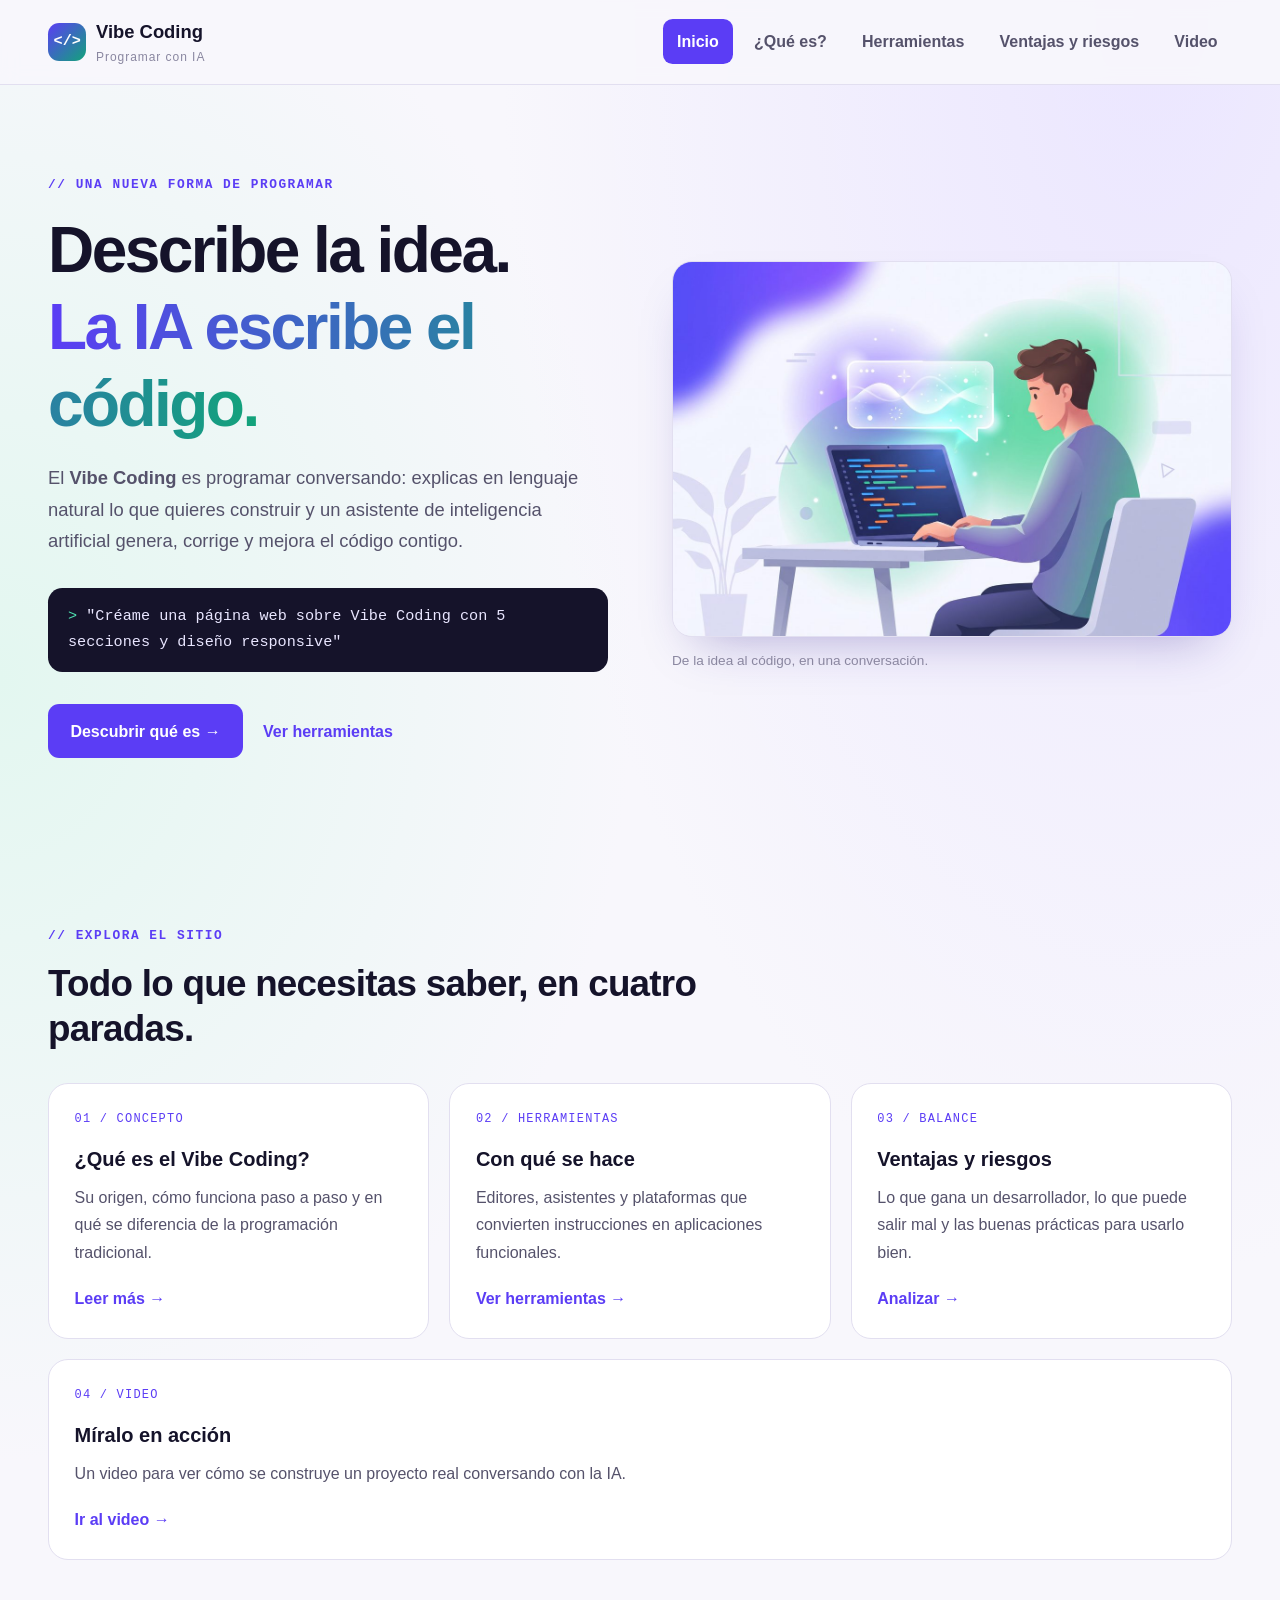
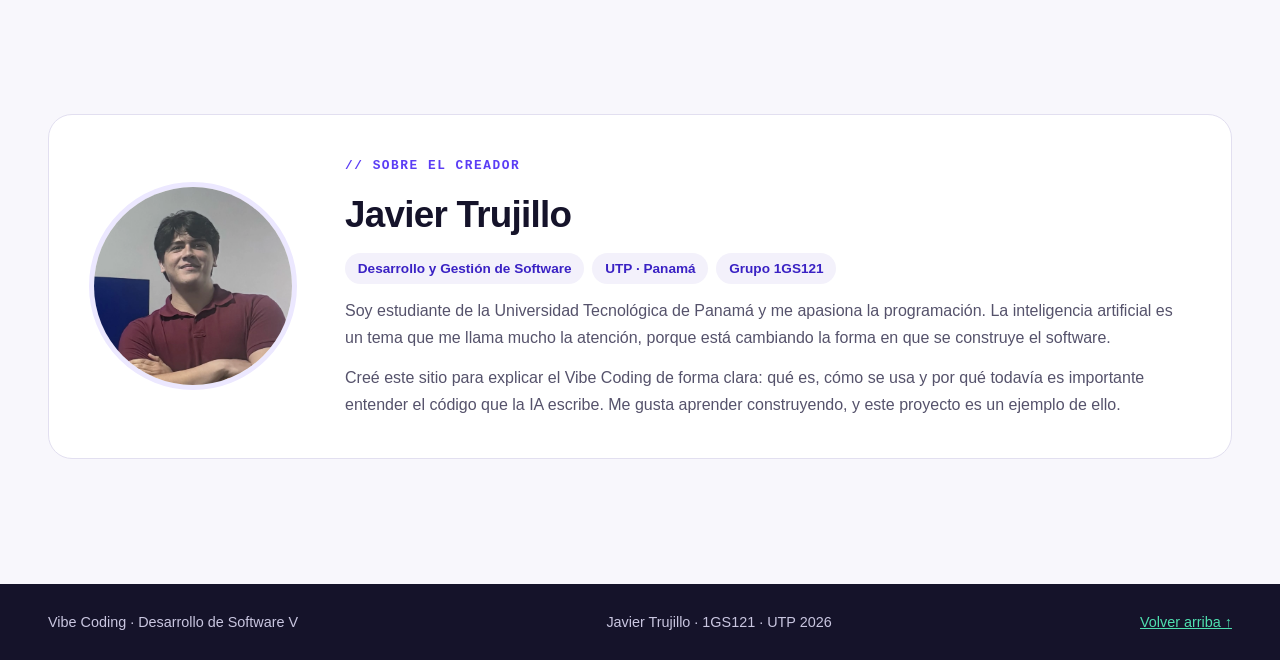
<file: index.html>
<!DOCTYPE html>
<html lang="es">
<head>
    <meta charset="UTF-8">
    <meta name="viewport" content="width=device-width, initial-scale=1.0">
    <meta name="description" content="Vibe Coding: qué es, herramientas, ventajas y riesgos de programar conversando con la inteligencia artificial.">
    <title>Inicio | Vibe Coding</title>
    <link rel="stylesheet" href="css/estilos.css">
</head>
<body>
    <a class="skip-link" href="#contenido">Saltar al contenido</a>
    <header class="site-header">
        <div class="container header-layout">
            <a class="brand" href="index.html"><span class="brand-icon" aria-hidden="true">&lt;/&gt;</span><span>Vibe Coding<small>Programar con IA</small></span></a>
            <button type="button" class="menu-boton" id="menu-boton" aria-expanded="false" aria-controls="menu" onclick="alternarMenu()">☰ Menú</button>
            <nav class="main-nav" aria-label="Navegación principal">
                <ul class="nav-list" id="menu">
                    <li><a href="index.html" class="activo" aria-current="page">Inicio</a></li>
                    <li><a href="que-es.html">¿Qué es?</a></li>
                    <li><a href="herramientas.html">Herramientas</a></li>
                    <li><a href="ventajas-riesgos.html">Ventajas y riesgos</a></li>
                    <li><a href="video.html">Video</a></li>
                </ul>
            </nav>
        </div>
    </header>

    <main id="contenido" class="container" tabindex="-1">
        <section class="hero" aria-labelledby="hero-title">
            <div class="hero-copy">
                <p class="eyebrow">// Una nueva forma de programar</p>
                <h1 id="hero-title">Describe la idea.<br><span>La IA escribe el código.</span></h1>
                <p class="lead">El <strong>Vibe Coding</strong> es programar conversando: explicas en lenguaje natural lo que quieres construir y un asistente de inteligencia artificial genera, corrige y mejora el código contigo.</p>
                <p class="prompt"><span>&gt;</span> "Créame una página web sobre Vibe Coding con 5 secciones y diseño responsive"</p>
                <div class="actions">
                    <a class="button" href="que-es.html">Descubrir qué es →</a>
                    <a class="text-link" href="herramientas.html">Ver herramientas</a>
                </div>
            </div>
            <figure class="hero-image">
                <img src="img/hero.jpg" width="1200" height="805" alt="Persona programando en una laptop con ayuda de un asistente de inteligencia artificial">
                <figcaption>De la idea al código, en una conversación.</figcaption>
            </figure>
        </section>

        <section class="section" aria-labelledby="explorar-title">
            <div class="section-heading">
                <p class="eyebrow">// Explora el sitio</p>
                <h2 id="explorar-title">Todo lo que necesitas saber, en cuatro paradas.</h2>
            </div>
            <div class="card-list">
                <article class="card">
                    <span class="card-number">01 / CONCEPTO</span>
                    <h3>¿Qué es el Vibe Coding?</h3>
                    <p>Su origen, cómo funciona paso a paso y en qué se diferencia de la programación tradicional.</p>
                    <a class="text-link" href="que-es.html">Leer más →</a>
                </article>
                <article class="card">
                    <span class="card-number">02 / HERRAMIENTAS</span>
                    <h3>Con qué se hace</h3>
                    <p>Editores, asistentes y plataformas que convierten instrucciones en aplicaciones funcionales.</p>
                    <a class="text-link" href="herramientas.html">Ver herramientas →</a>
                </article>
                <article class="card">
                    <span class="card-number">03 / BALANCE</span>
                    <h3>Ventajas y riesgos</h3>
                    <p>Lo que gana un desarrollador, lo que puede salir mal y las buenas prácticas para usarlo bien.</p>
                    <a class="text-link" href="ventajas-riesgos.html">Analizar →</a>
                </article>
                <article class="card">
                    <span class="card-number">04 / VIDEO</span>
                    <h3>Míralo en acción</h3>
                    <p>Un video para ver cómo se construye un proyecto real conversando con la IA.</p>
                    <a class="text-link" href="video.html">Ir al video →</a>
                </article>
            </div>
        </section>

        <section class="section" aria-labelledby="autor-title">
            <div class="autor">
                <img src="img/autor.webp" width="1128" height="1504" alt="Foto de Javier Trujillo, creador del sitio">
                <div>
                    <p class="eyebrow">// Sobre el creador</p>
                    <h2 id="autor-title">Javier Trujillo</h2>
                    <div class="autor-datos">
                        <span>Desarrollo y Gestión de Software</span>
                        <span>UTP · Panamá</span>
                        <span>Grupo 1GS121</span>
                    </div>
                    <p>Soy estudiante de la Universidad Tecnológica de Panamá y me apasiona la programación. La inteligencia artificial es un tema que me llama mucho la atención, porque está cambiando la forma en que se construye el software.</p>
                    <p>Creé este sitio para explicar el Vibe Coding de forma clara: qué es, cómo se usa y por qué todavía es importante entender el código que la IA escribe. Me gusta aprender construyendo, y este proyecto es un ejemplo de ello.</p>
                </div>
            </div>
        </section>
    </main>

    <footer class="site-footer">
        <div class="container footer-layout">
            <p>Vibe Coding · Desarrollo de Software V</p>
            <p>Javier Trujillo · 1GS121 · UTP 2026</p>
            <a href="#contenido">Volver arriba ↑</a>
        </div>
    </footer>
    <script src="js/menu.js"></script>
</body>
</html>
</file>
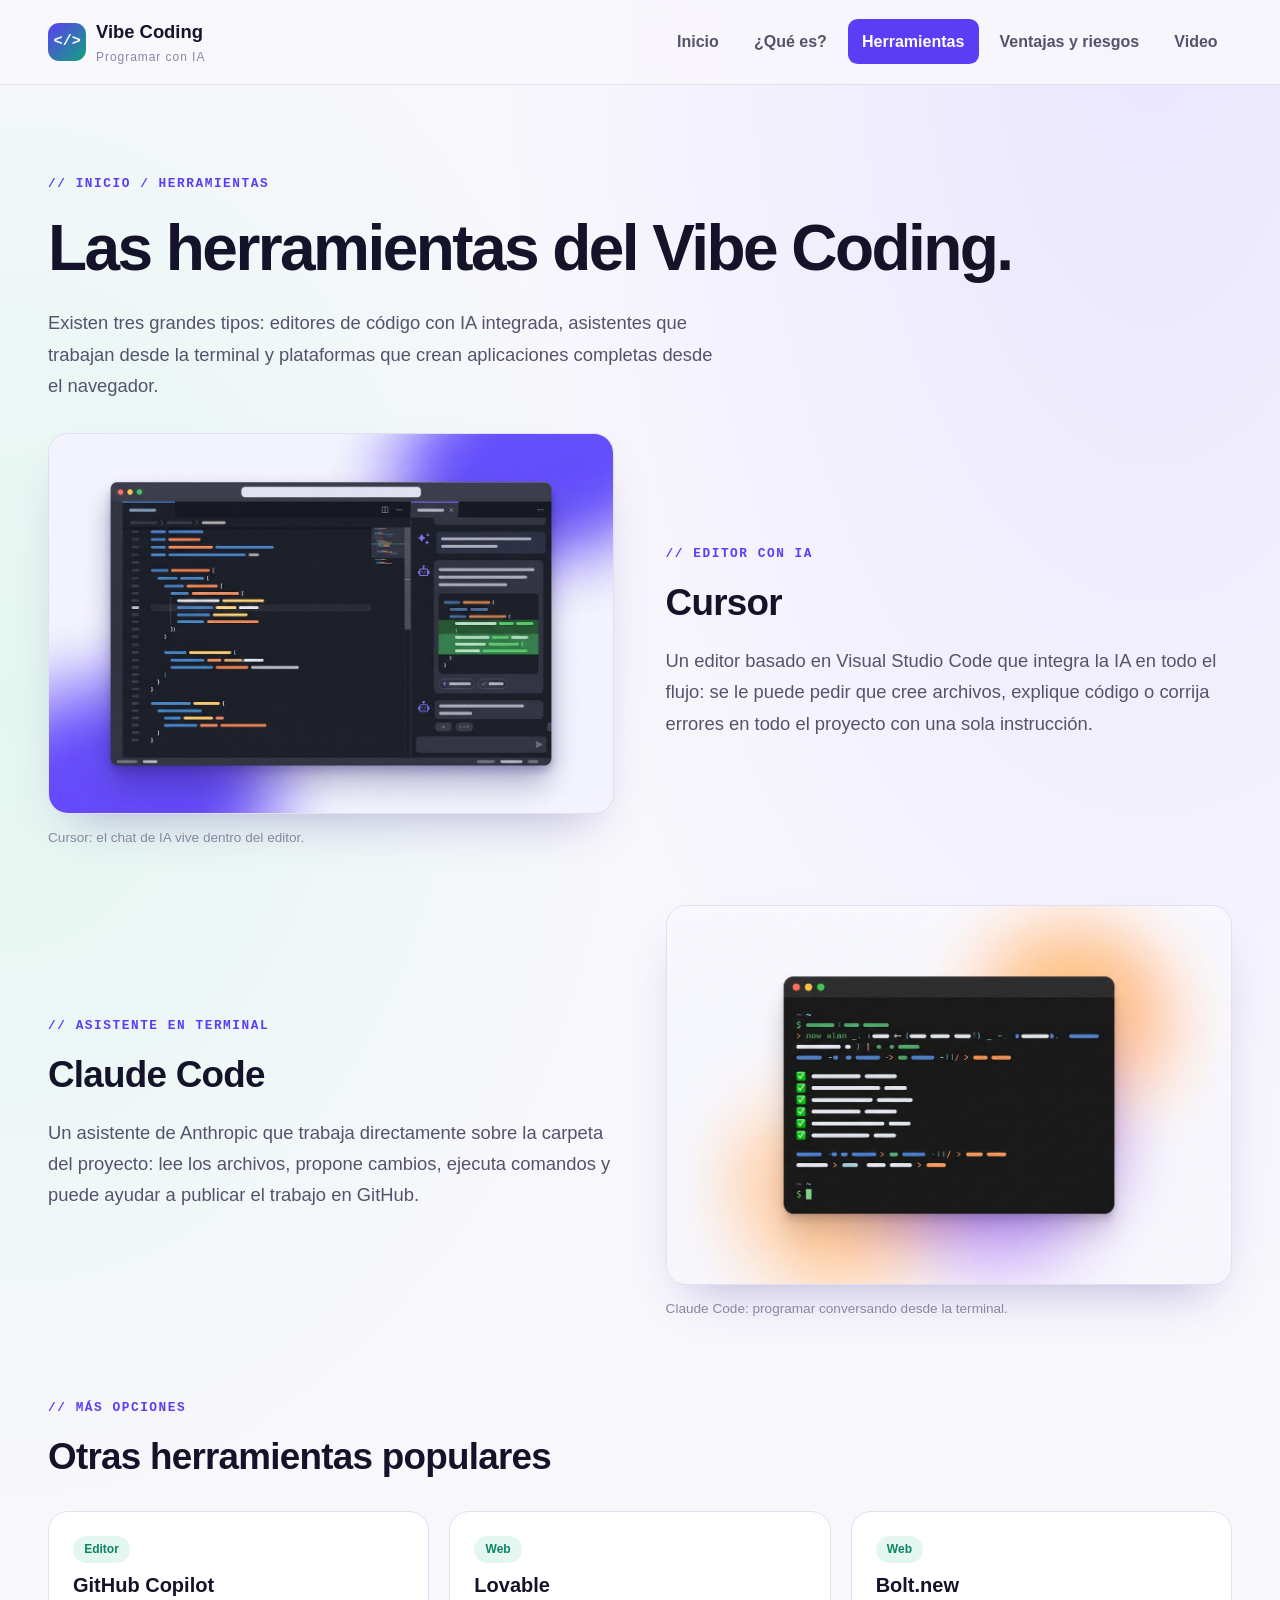
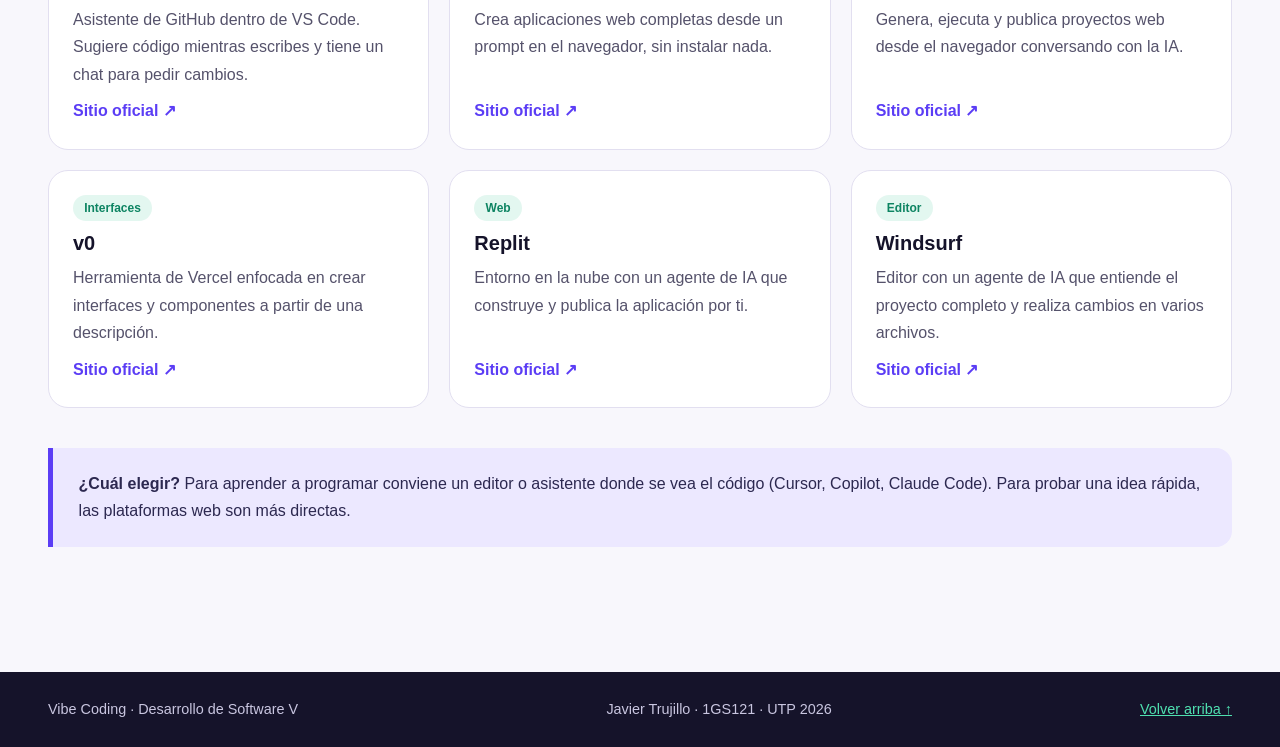
<file: herramientas.html>
<!DOCTYPE html>
<html lang="es">
<head>
    <meta charset="UTF-8">
    <meta name="viewport" content="width=device-width, initial-scale=1.0">
    <meta name="description" content="Herramientas para hacer Vibe Coding: editores con IA, asistentes en terminal y plataformas que crean apps desde un prompt.">
    <title>Herramientas | Vibe Coding</title>
    <link rel="stylesheet" href="css/estilos.css">
</head>
<body>
    <a class="skip-link" href="#contenido">Saltar al contenido</a>
    <header class="site-header">
        <div class="container header-layout">
            <a class="brand" href="index.html"><span class="brand-icon" aria-hidden="true">&lt;/&gt;</span><span>Vibe Coding<small>Programar con IA</small></span></a>
            <button type="button" class="menu-boton" id="menu-boton" aria-expanded="false" aria-controls="menu" onclick="alternarMenu()">☰ Menú</button>
            <nav class="main-nav" aria-label="Navegación principal">
                <ul class="nav-list" id="menu">
                    <li><a href="index.html">Inicio</a></li>
                    <li><a href="que-es.html">¿Qué es?</a></li>
                    <li><a href="herramientas.html" class="activo" aria-current="page">Herramientas</a></li>
                    <li><a href="ventajas-riesgos.html">Ventajas y riesgos</a></li>
                    <li><a href="video.html">Video</a></li>
                </ul>
            </nav>
        </div>
    </header>

    <main id="contenido" class="container" tabindex="-1">
        <section class="page-intro" aria-labelledby="tools-title">
            <p class="eyebrow">// Inicio / Herramientas</p>
            <h1 id="tools-title">Las herramientas del Vibe Coding.</h1>
            <p class="lead">Existen tres grandes tipos: editores de código con IA integrada, asistentes que trabajan desde la terminal y plataformas que crean aplicaciones completas desde el navegador.</p>
        </section>

        <section class="split" aria-labelledby="cursor-title">
            <figure class="figura">
                <img src="img/cursor.jpg" width="1200" height="805" alt="Ilustración de un editor de código con un panel de chat de IA que sugiere cambios" loading="lazy">
                <figcaption>Cursor: el chat de IA vive dentro del editor.</figcaption>
            </figure>
            <div>
                <p class="eyebrow">// Editor con IA</p>
                <h2 id="cursor-title">Cursor</h2>
                <p class="lead">Un editor basado en Visual Studio Code que integra la IA en todo el flujo: se le puede pedir que cree archivos, explique código o corrija errores en todo el proyecto con una sola instrucción.</p>
            </div>
        </section>

        <section class="split" aria-labelledby="claude-title">
            <div>
                <p class="eyebrow">// Asistente en terminal</p>
                <h2 id="claude-title">Claude Code</h2>
                <p class="lead">Un asistente de Anthropic que trabaja directamente sobre la carpeta del proyecto: lee los archivos, propone cambios, ejecuta comandos y puede ayudar a publicar el trabajo en GitHub.</p>
            </div>
            <figure class="figura">
                <img src="img/claude-code.jpg" width="1200" height="805" alt="Ilustración de una terminal donde un asistente de IA crea archivos del proyecto" loading="lazy">
                <figcaption>Claude Code: programar conversando desde la terminal.</figcaption>
            </figure>
        </section>

        <section class="section" aria-labelledby="otras-title">
            <div class="section-heading">
                <p class="eyebrow">// Más opciones</p>
                <h2 id="otras-title">Otras herramientas populares</h2>
            </div>
            <div class="tools-grid">
                <article class="tool">
                    <span class="tool-tag">Editor</span>
                    <h3>GitHub Copilot</h3>
                    <p>Asistente de GitHub dentro de VS Code. Sugiere código mientras escribes y tiene un chat para pedir cambios.</p>
                    <a href="https://github.com/features/copilot" target="_blank" rel="noopener">Sitio oficial ↗</a>
                </article>
                <article class="tool">
                    <span class="tool-tag">Web</span>
                    <h3>Lovable</h3>
                    <p>Crea aplicaciones web completas desde un prompt en el navegador, sin instalar nada.</p>
                    <a href="https://lovable.dev" target="_blank" rel="noopener">Sitio oficial ↗</a>
                </article>
                <article class="tool">
                    <span class="tool-tag">Web</span>
                    <h3>Bolt.new</h3>
                    <p>Genera, ejecuta y publica proyectos web desde el navegador conversando con la IA.</p>
                    <a href="https://bolt.new" target="_blank" rel="noopener">Sitio oficial ↗</a>
                </article>
                <article class="tool">
                    <span class="tool-tag">Interfaces</span>
                    <h3>v0</h3>
                    <p>Herramienta de Vercel enfocada en crear interfaces y componentes a partir de una descripción.</p>
                    <a href="https://v0.app" target="_blank" rel="noopener">Sitio oficial ↗</a>
                </article>
                <article class="tool">
                    <span class="tool-tag">Web</span>
                    <h3>Replit</h3>
                    <p>Entorno en la nube con un agente de IA que construye y publica la aplicación por ti.</p>
                    <a href="https://replit.com" target="_blank" rel="noopener">Sitio oficial ↗</a>
                </article>
                <article class="tool">
                    <span class="tool-tag">Editor</span>
                    <h3>Windsurf</h3>
                    <p>Editor con un agente de IA que entiende el proyecto completo y realiza cambios en varios archivos.</p>
                    <a href="https://windsurf.com" target="_blank" rel="noopener">Sitio oficial ↗</a>
                </article>
            </div>
            <div class="nota">
                <p><strong>¿Cuál elegir?</strong> Para aprender a programar conviene un editor o asistente donde se vea el código (Cursor, Copilot, Claude Code). Para probar una idea rápida, las plataformas web son más directas.</p>
            </div>
        </section>
    </main>

    <footer class="site-footer">
        <div class="container footer-layout">
            <p>Vibe Coding · Desarrollo de Software V</p>
            <p>Javier Trujillo · 1GS121 · UTP 2026</p>
            <a href="#contenido">Volver arriba ↑</a>
        </div>
    </footer>
    <script src="js/menu.js"></script>
</body>
</html>
</file>
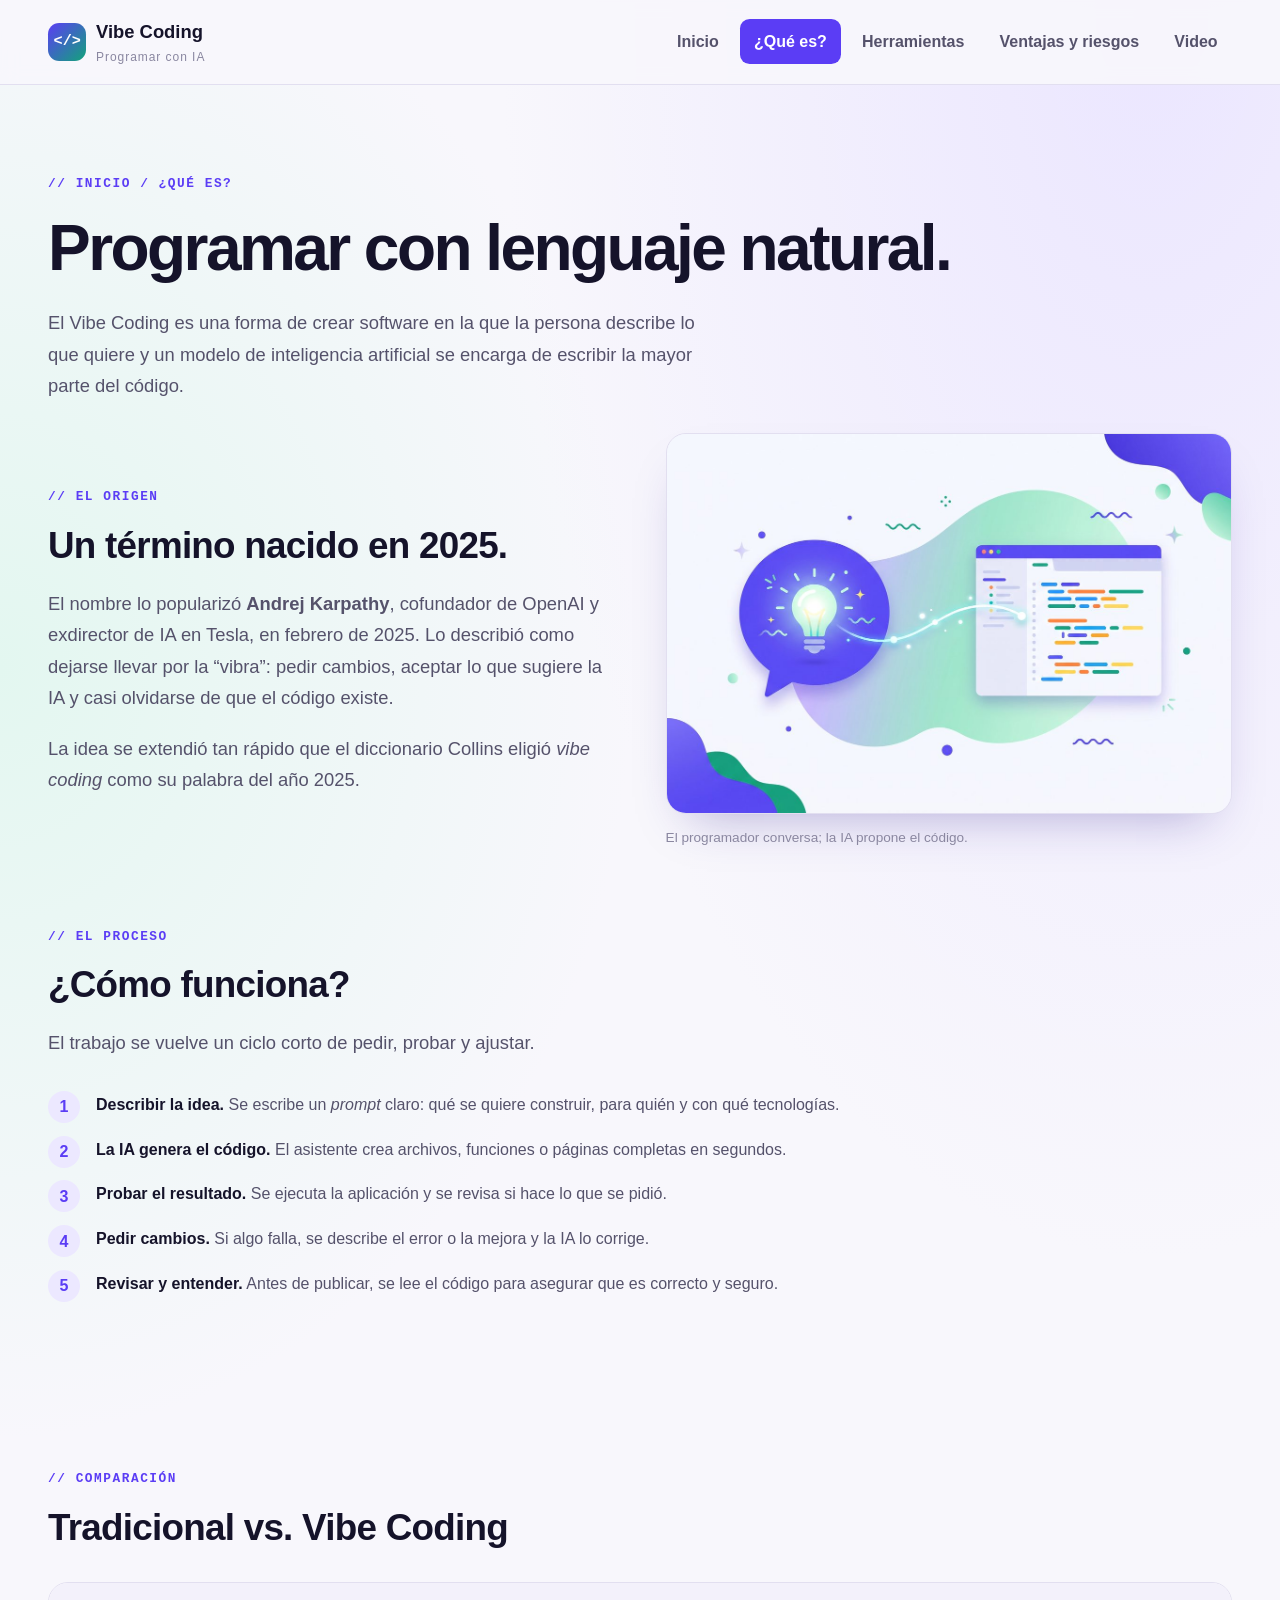
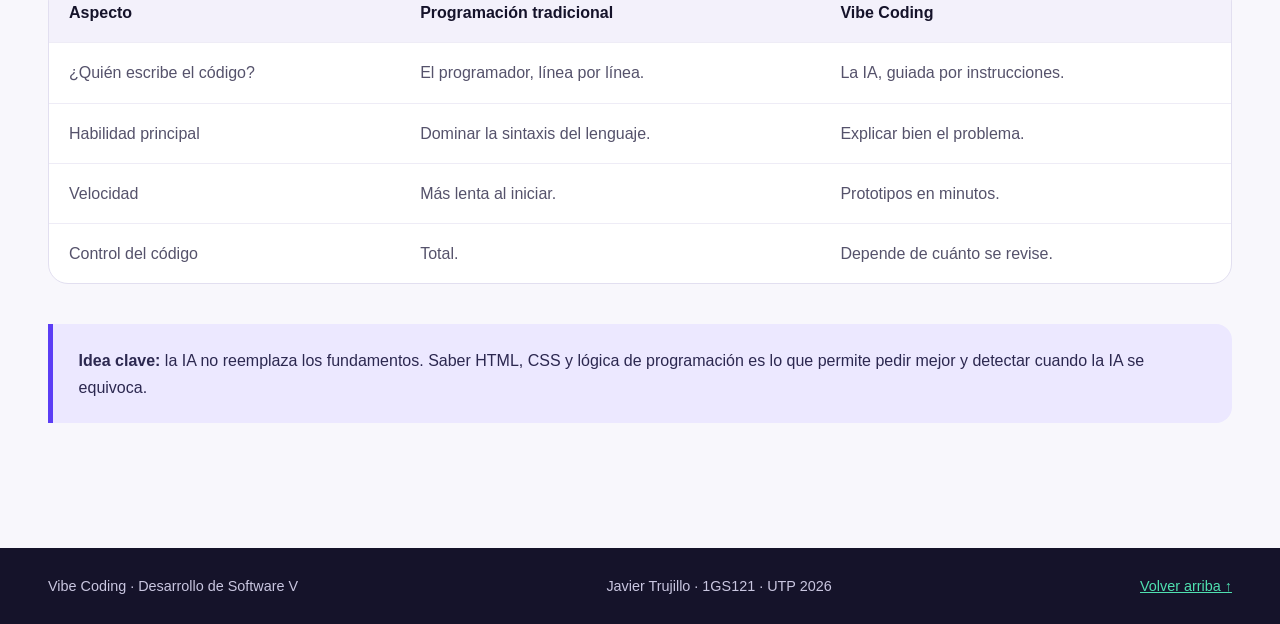
<file: que-es.html>
<!DOCTYPE html>
<html lang="es">
<head>
    <meta charset="UTF-8">
    <meta name="viewport" content="width=device-width, initial-scale=1.0">
    <meta name="description" content="Qué es el Vibe Coding, de dónde viene el término y cómo funciona paso a paso.">
    <title>¿Qué es? | Vibe Coding</title>
    <link rel="stylesheet" href="css/estilos.css">
</head>
<body>
    <a class="skip-link" href="#contenido">Saltar al contenido</a>
    <header class="site-header">
        <div class="container header-layout">
            <a class="brand" href="index.html"><span class="brand-icon" aria-hidden="true">&lt;/&gt;</span><span>Vibe Coding<small>Programar con IA</small></span></a>
            <button type="button" class="menu-boton" id="menu-boton" aria-expanded="false" aria-controls="menu" onclick="alternarMenu()">☰ Menú</button>
            <nav class="main-nav" aria-label="Navegación principal">
                <ul class="nav-list" id="menu">
                    <li><a href="index.html">Inicio</a></li>
                    <li><a href="que-es.html" class="activo" aria-current="page">¿Qué es?</a></li>
                    <li><a href="herramientas.html">Herramientas</a></li>
                    <li><a href="ventajas-riesgos.html">Ventajas y riesgos</a></li>
                    <li><a href="video.html">Video</a></li>
                </ul>
            </nav>
        </div>
    </header>

    <main id="contenido" class="container" tabindex="-1">
        <section class="page-intro" aria-labelledby="que-title">
            <p class="eyebrow">// Inicio / ¿Qué es?</p>
            <h1 id="que-title">Programar con lenguaje natural.</h1>
            <p class="lead">El Vibe Coding es una forma de crear software en la que la persona describe lo que quiere y un modelo de inteligencia artificial se encarga de escribir la mayor parte del código.</p>
        </section>

        <section class="split" aria-labelledby="origen-title">
            <div>
                <p class="eyebrow">// El origen</p>
                <h2 id="origen-title">Un término nacido en 2025.</h2>
                <p class="lead">El nombre lo popularizó <strong>Andrej Karpathy</strong>, cofundador de OpenAI y exdirector de IA en Tesla, en febrero de 2025. Lo describió como dejarse llevar por la “vibra”: pedir cambios, aceptar lo que sugiere la IA y casi olvidarse de que el código existe.</p>
                <p class="lead">La idea se extendió tan rápido que el diccionario Collins eligió <em>vibe coding</em> como su palabra del año 2025.</p>
            </div>
            <figure class="figura">
                <img src="img/que-es.jpg" width="1200" height="805" alt="Conversación con un asistente de IA que responde generando código" loading="lazy">
                <figcaption>El programador conversa; la IA propone el código.</figcaption>
            </figure>
        </section>

        <section class="section" aria-labelledby="como-title">
            <div class="section-heading">
                <p class="eyebrow">// El proceso</p>
                <h2 id="como-title">¿Cómo funciona?</h2>
                <p class="lead">El trabajo se vuelve un ciclo corto de pedir, probar y ajustar.</p>
            </div>
            <ol class="pasos">
                <li><strong>Describir la idea.</strong> Se escribe un <em>prompt</em> claro: qué se quiere construir, para quién y con qué tecnologías.</li>
                <li><strong>La IA genera el código.</strong> El asistente crea archivos, funciones o páginas completas en segundos.</li>
                <li><strong>Probar el resultado.</strong> Se ejecuta la aplicación y se revisa si hace lo que se pidió.</li>
                <li><strong>Pedir cambios.</strong> Si algo falla, se describe el error o la mejora y la IA lo corrige.</li>
                <li><strong>Revisar y entender.</strong> Antes de publicar, se lee el código para asegurar que es correcto y seguro.</li>
            </ol>
        </section>

        <section class="section" aria-labelledby="comparar-title">
            <div class="section-heading">
                <p class="eyebrow">// Comparación</p>
                <h2 id="comparar-title">Tradicional vs. Vibe Coding</h2>
            </div>
            <div class="tabla-wrap">
                <table>
                    <thead>
                        <tr><th scope="col">Aspecto</th><th scope="col">Programación tradicional</th><th scope="col">Vibe Coding</th></tr>
                    </thead>
                    <tbody>
                        <tr><td>¿Quién escribe el código?</td><td>El programador, línea por línea.</td><td>La IA, guiada por instrucciones.</td></tr>
                        <tr><td>Habilidad principal</td><td>Dominar la sintaxis del lenguaje.</td><td>Explicar bien el problema.</td></tr>
                        <tr><td>Velocidad</td><td>Más lenta al iniciar.</td><td>Prototipos en minutos.</td></tr>
                        <tr><td>Control del código</td><td>Total.</td><td>Depende de cuánto se revise.</td></tr>
                    </tbody>
                </table>
            </div>
            <div class="nota">
                <p><strong>Idea clave:</strong> la IA no reemplaza los fundamentos. Saber HTML, CSS y lógica de programación es lo que permite pedir mejor y detectar cuando la IA se equivoca.</p>
            </div>
        </section>
    </main>

    <footer class="site-footer">
        <div class="container footer-layout">
            <p>Vibe Coding · Desarrollo de Software V</p>
            <p>Javier Trujillo · 1GS121 · UTP 2026</p>
            <a href="#contenido">Volver arriba ↑</a>
        </div>
    </footer>
    <script src="js/menu.js"></script>
</body>
</html>
</file>
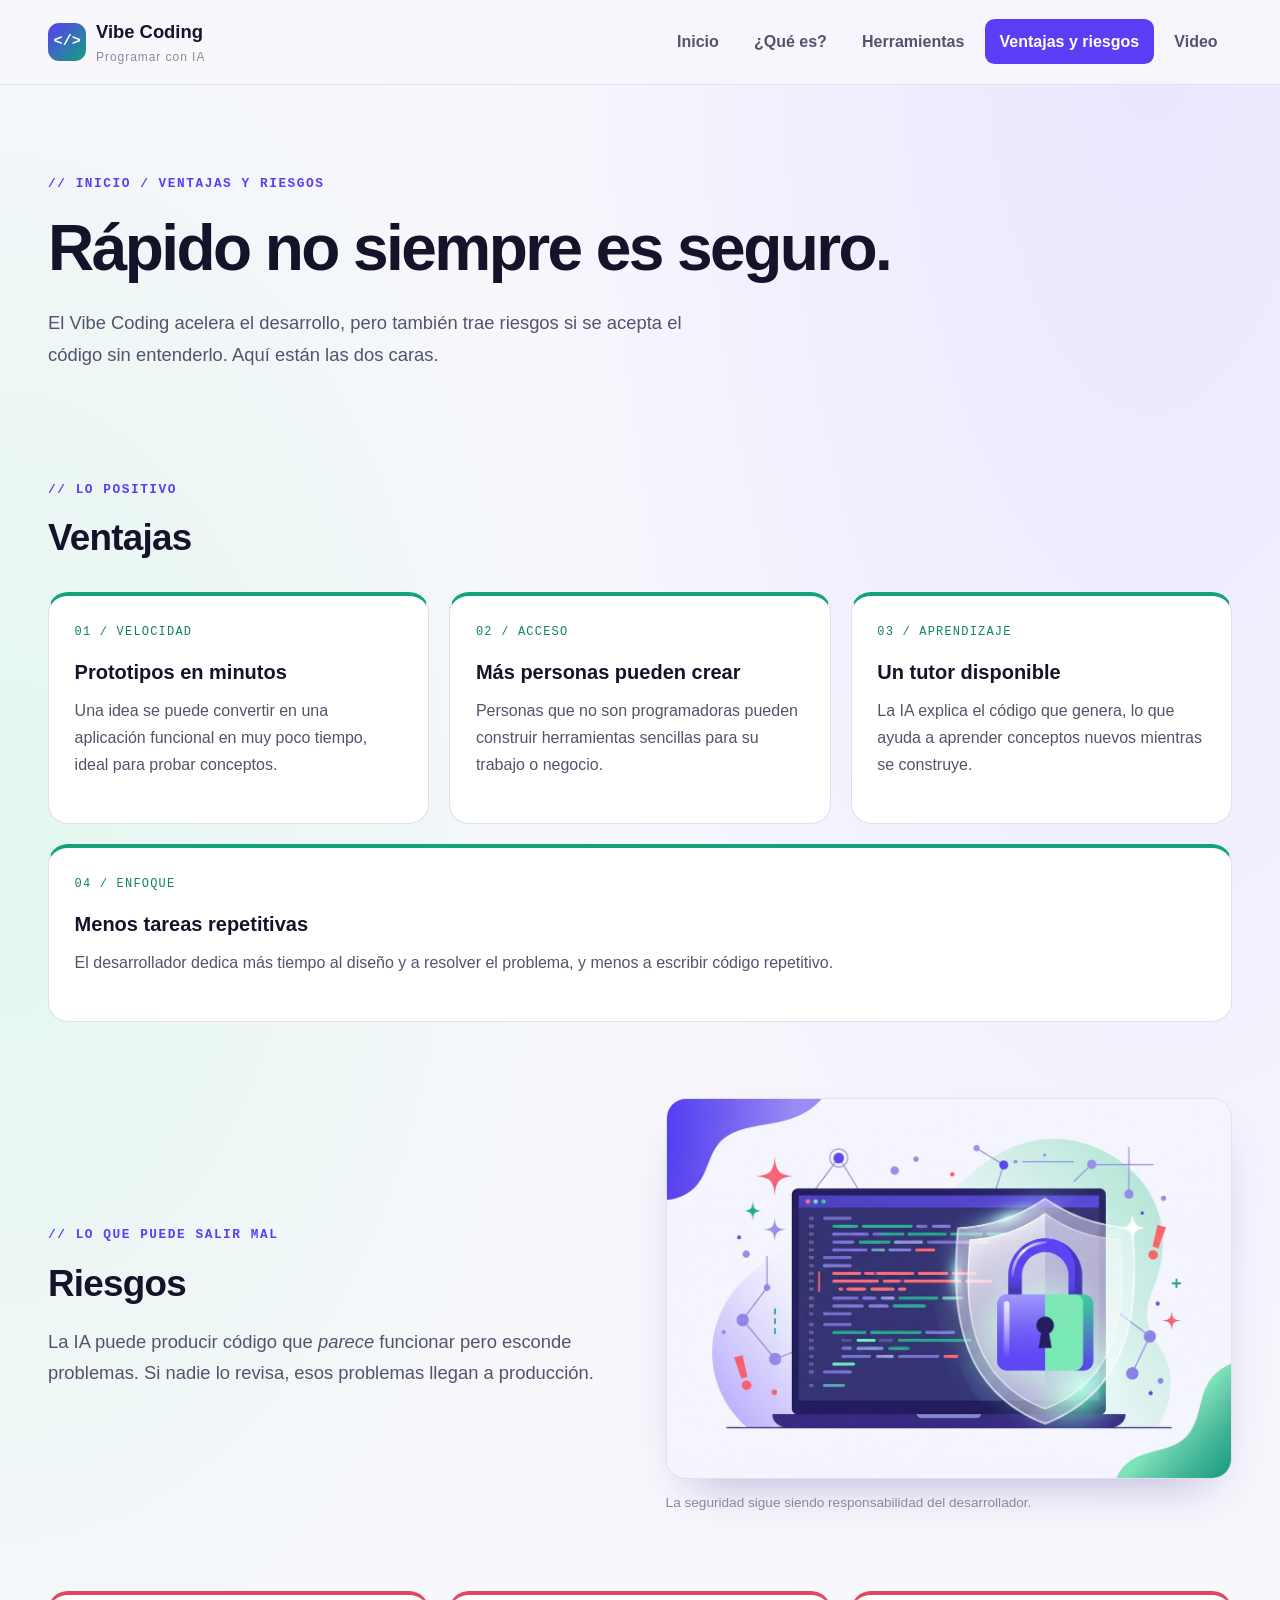
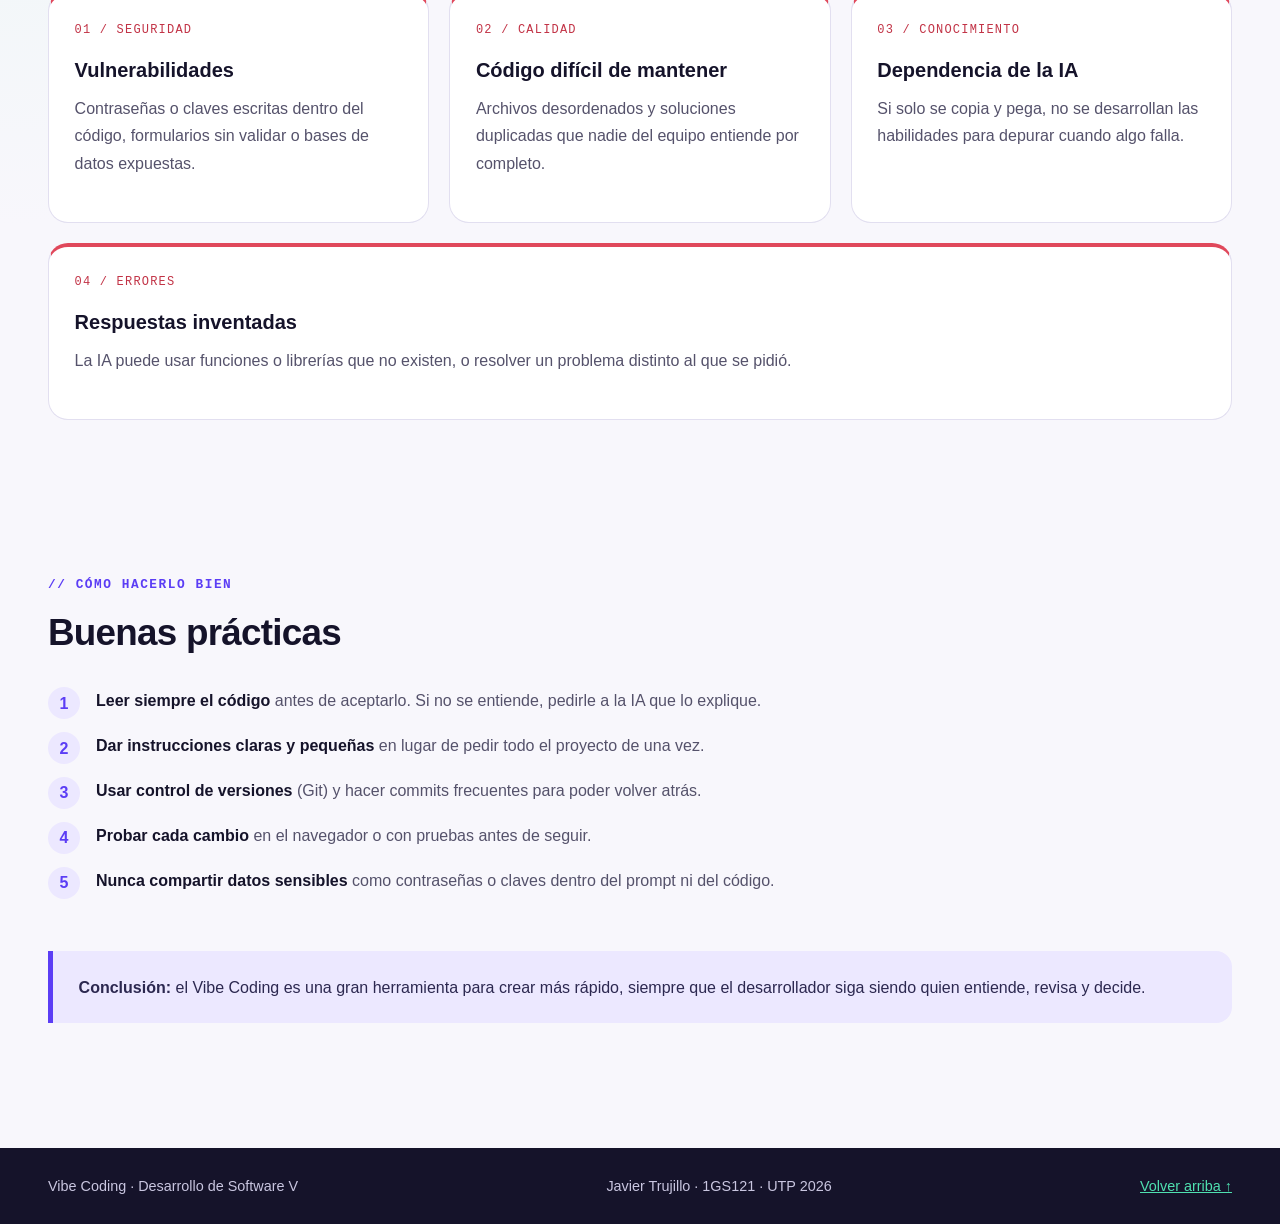
<file: ventajas-riesgos.html>
<!DOCTYPE html>
<html lang="es">
<head>
    <meta charset="UTF-8">
    <meta name="viewport" content="width=device-width, initial-scale=1.0">
    <meta name="description" content="Ventajas, riesgos y buenas prácticas del Vibe Coding.">
    <title>Ventajas y riesgos | Vibe Coding</title>
    <link rel="stylesheet" href="css/estilos.css">
</head>
<body>
    <a class="skip-link" href="#contenido">Saltar al contenido</a>
    <header class="site-header">
        <div class="container header-layout">
            <a class="brand" href="index.html"><span class="brand-icon" aria-hidden="true">&lt;/&gt;</span><span>Vibe Coding<small>Programar con IA</small></span></a>
            <button type="button" class="menu-boton" id="menu-boton" aria-expanded="false" aria-controls="menu" onclick="alternarMenu()">☰ Menú</button>
            <nav class="main-nav" aria-label="Navegación principal">
                <ul class="nav-list" id="menu">
                    <li><a href="index.html">Inicio</a></li>
                    <li><a href="que-es.html">¿Qué es?</a></li>
                    <li><a href="herramientas.html">Herramientas</a></li>
                    <li><a href="ventajas-riesgos.html" class="activo" aria-current="page">Ventajas y riesgos</a></li>
                    <li><a href="video.html">Video</a></li>
                </ul>
            </nav>
        </div>
    </header>

    <main id="contenido" class="container" tabindex="-1">
        <section class="page-intro" aria-labelledby="vr-title">
            <p class="eyebrow">// Inicio / Ventajas y riesgos</p>
            <h1 id="vr-title">Rápido no siempre es seguro.</h1>
            <p class="lead">El Vibe Coding acelera el desarrollo, pero también trae riesgos si se acepta el código sin entenderlo. Aquí están las dos caras.</p>
        </section>

        <section class="section" aria-labelledby="ventajas-title">
            <div class="section-heading">
                <p class="eyebrow">// Lo positivo</p>
                <h2 id="ventajas-title">Ventajas</h2>
            </div>
            <div class="card-list">
                <article class="card card-verde"><span class="card-number">01 / VELOCIDAD</span><h3>Prototipos en minutos</h3><p>Una idea se puede convertir en una aplicación funcional en muy poco tiempo, ideal para probar conceptos.</p></article>
                <article class="card card-verde"><span class="card-number">02 / ACCESO</span><h3>Más personas pueden crear</h3><p>Personas que no son programadoras pueden construir herramientas sencillas para su trabajo o negocio.</p></article>
                <article class="card card-verde"><span class="card-number">03 / APRENDIZAJE</span><h3>Un tutor disponible</h3><p>La IA explica el código que genera, lo que ayuda a aprender conceptos nuevos mientras se construye.</p></article>
                <article class="card card-verde"><span class="card-number">04 / ENFOQUE</span><h3>Menos tareas repetitivas</h3><p>El desarrollador dedica más tiempo al diseño y a resolver el problema, y menos a escribir código repetitivo.</p></article>
            </div>
        </section>

        <section class="split" aria-labelledby="riesgos-title">
            <div>
                <p class="eyebrow">// Lo que puede salir mal</p>
                <h2 id="riesgos-title">Riesgos</h2>
                <p class="lead">La IA puede producir código que <em>parece</em> funcionar pero esconde problemas. Si nadie lo revisa, esos problemas llegan a producción.</p>
            </div>
            <figure class="figura">
                <img src="img/riesgos.jpg" width="1200" height="805" alt="Ilustración de seguridad informática con un candado sobre código" loading="lazy">
                <figcaption>La seguridad sigue siendo responsabilidad del desarrollador.</figcaption>
            </figure>
        </section>

        <section class="section" aria-label="Lista de riesgos">
            <div class="card-list">
                <article class="card card-roja"><span class="card-number">01 / SEGURIDAD</span><h3>Vulnerabilidades</h3><p>Contraseñas o claves escritas dentro del código, formularios sin validar o bases de datos expuestas.</p></article>
                <article class="card card-roja"><span class="card-number">02 / CALIDAD</span><h3>Código difícil de mantener</h3><p>Archivos desordenados y soluciones duplicadas que nadie del equipo entiende por completo.</p></article>
                <article class="card card-roja"><span class="card-number">03 / CONOCIMIENTO</span><h3>Dependencia de la IA</h3><p>Si solo se copia y pega, no se desarrollan las habilidades para depurar cuando algo falla.</p></article>
                <article class="card card-roja"><span class="card-number">04 / ERRORES</span><h3>Respuestas inventadas</h3><p>La IA puede usar funciones o librerías que no existen, o resolver un problema distinto al que se pidió.</p></article>
            </div>
        </section>

        <section class="section" aria-labelledby="practicas-title">
            <div class="section-heading">
                <p class="eyebrow">// Cómo hacerlo bien</p>
                <h2 id="practicas-title">Buenas prácticas</h2>
            </div>
            <ol class="pasos">
                <li><strong>Leer siempre el código</strong> antes de aceptarlo. Si no se entiende, pedirle a la IA que lo explique.</li>
                <li><strong>Dar instrucciones claras y pequeñas</strong> en lugar de pedir todo el proyecto de una vez.</li>
                <li><strong>Usar control de versiones</strong> (Git) y hacer commits frecuentes para poder volver atrás.</li>
                <li><strong>Probar cada cambio</strong> en el navegador o con pruebas antes de seguir.</li>
                <li><strong>Nunca compartir datos sensibles</strong> como contraseñas o claves dentro del prompt ni del código.</li>
            </ol>
            <div class="nota">
                <p><strong>Conclusión:</strong> el Vibe Coding es una gran herramienta para crear más rápido, siempre que el desarrollador siga siendo quien entiende, revisa y decide.</p>
            </div>
        </section>
    </main>

    <footer class="site-footer">
        <div class="container footer-layout">
            <p>Vibe Coding · Desarrollo de Software V</p>
            <p>Javier Trujillo · 1GS121 · UTP 2026</p>
            <a href="#contenido">Volver arriba ↑</a>
        </div>
    </footer>
    <script src="js/menu.js"></script>
</body>
</html>
</file>
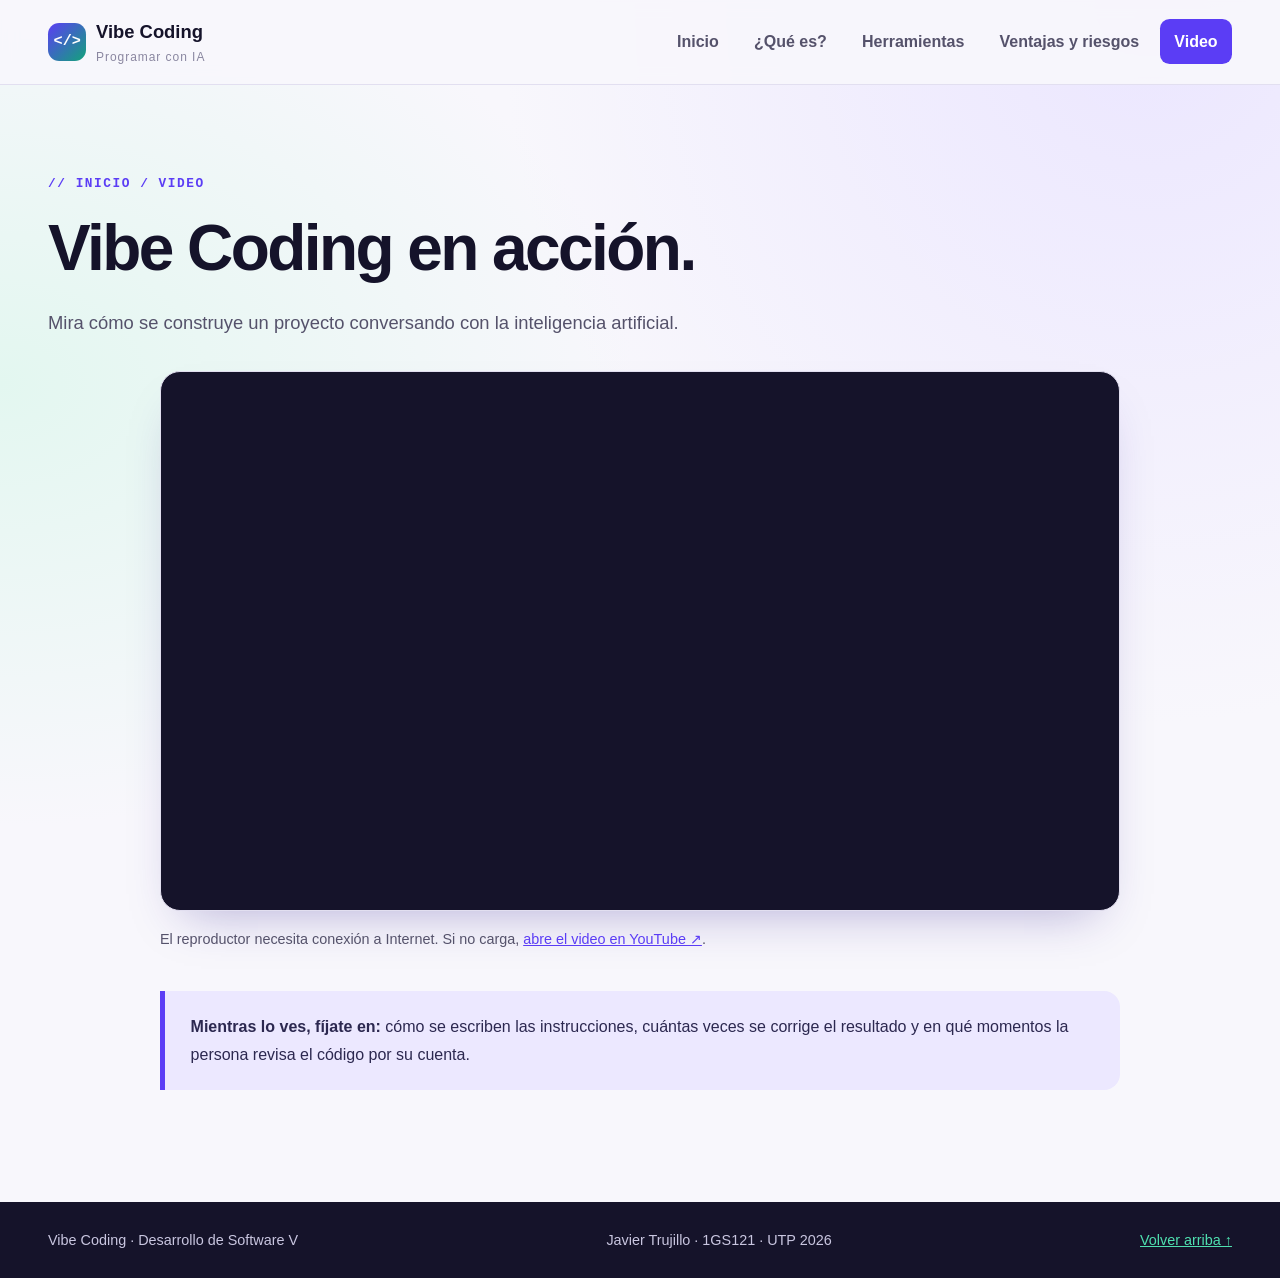
<file: video.html>
<!DOCTYPE html>
<html lang="es">
<head>
    <meta charset="UTF-8">
    <meta name="viewport" content="width=device-width, initial-scale=1.0">
    <meta name="description" content="Video sobre Vibe Coding en un reproductor adaptable a cualquier pantalla.">
    <title>Video | Vibe Coding</title>
    <link rel="stylesheet" href="css/estilos.css">
</head>
<body>
    <a class="skip-link" href="#contenido">Saltar al contenido</a>
    <header class="site-header">
        <div class="container header-layout">
            <a class="brand" href="index.html"><span class="brand-icon" aria-hidden="true">&lt;/&gt;</span><span>Vibe Coding<small>Programar con IA</small></span></a>
            <button type="button" class="menu-boton" id="menu-boton" aria-expanded="false" aria-controls="menu" onclick="alternarMenu()">☰ Menú</button>
            <nav class="main-nav" aria-label="Navegación principal">
                <ul class="nav-list" id="menu">
                    <li><a href="index.html">Inicio</a></li>
                    <li><a href="que-es.html">¿Qué es?</a></li>
                    <li><a href="herramientas.html">Herramientas</a></li>
                    <li><a href="ventajas-riesgos.html">Ventajas y riesgos</a></li>
                    <li><a href="video.html" class="activo" aria-current="page">Video</a></li>
                </ul>
            </nav>
        </div>
    </header>

    <main id="contenido" class="container" tabindex="-1">
        <section class="page-intro" aria-labelledby="video-title">
            <p class="eyebrow">// Inicio / Video</p>
            <h1 id="video-title">Vibe Coding en acción.</h1>
            <p class="lead">Mira cómo se construye un proyecto conversando con la inteligencia artificial.</p>
        </section>

        <section class="video-section" aria-label="Reproductor de video">
            <div class="video-frame">
                <iframe src="https://www.youtube.com/embed/YtG5yUi87J4" title="Video sobre Vibe Coding en YouTube" width="560" height="315" loading="lazy" allow="accelerometer; autoplay; clipboard-write; encrypted-media; gyroscope; picture-in-picture; web-share" referrerpolicy="strict-origin-when-cross-origin" allowfullscreen></iframe>
            </div>
            <p class="video-note">El reproductor necesita conexión a Internet. Si no carga, <a href="https://www.youtube.com/watch?v=YtG5yUi87J4" target="_blank" rel="noopener">abre el video en YouTube ↗</a>.</p>
            <div class="nota">
                <p><strong>Mientras lo ves, fíjate en:</strong> cómo se escriben las instrucciones, cuántas veces se corrige el resultado y en qué momentos la persona revisa el código por su cuenta.</p>
            </div>
        </section>
    </main>

    <footer class="site-footer">
        <div class="container footer-layout">
            <p>Vibe Coding · Desarrollo de Software V</p>
            <p>Javier Trujillo · 1GS121 · UTP 2026</p>
            <a href="#contenido">Volver arriba ↑</a>
        </div>
    </footer>
    <script src="js/menu.js"></script>
</body>
</html>
</file>
<file: css/estilos.css>
html {
    color-scheme: light;
    scroll-behavior: smooth;
}
*,
*::before,
*::after {
    box-sizing: border-box;
}
body {
    margin: 0;
    background:
        radial-gradient(ellipse at 90% 0%, #ebe6ff 0, transparent 40%),
        radial-gradient(ellipse at 0% 30%, #e3f7f0 0, transparent 35%),
        #f8f7fc;
    color: #1d1b2e;
    font-family: 'Segoe UI', Arial, Helvetica, sans-serif;
    line-height: 1.7;
}
h1, h2, h3, p, figure {
    margin: 0;
}
h1, h2, h3 {
    line-height: 1.2;
    color: #15132a;
}
h1 {
    font-size: clamp(2.3rem, 5vw, 4.2rem);
    font-weight: 800;
    letter-spacing: -0.04em;
}
h2 {
    font-size: clamp(1.6rem, 3vw, 2.3rem);
    letter-spacing: -0.02em;
}
h3 {
    font-size: 1.25rem;
}
p {
    color: #55526b;
}
a {
    color: #5b3df5;
}
a:hover {
    color: #3a22c4;
}
a:focus-visible,
button:focus-visible {
    outline: 3px solid #5b3df5;
    outline-offset: 4px;
}
img {
    display: block;
    max-width: 100%;
    height: auto;
}
code {
    font-family: Consolas, 'Courier New', monospace;
    background: #ece8ff;
    color: #3a22c4;
    padding: 0.1rem 0.4rem;
    border-radius: 0.3rem;
    font-size: 0.92em;
}

.container {
    width: min(74rem, calc(100% - 2rem));
    margin-inline: auto;
}
.skip-link {
    position: absolute;
    top: 0.5rem;
    left: 1rem;
    transform: translateY(-200%);
    background: #15132a;
    color: #ffffff;
    padding: 0.75rem 1rem;
    border-radius: 0.5rem;
    z-index: 20;
}
.skip-link:focus {
    transform: translateY(0);
}
.eyebrow {
    font-family: Consolas, 'Courier New', monospace;
    color: #5b3df5;
    font-size: 0.8rem;
    font-weight: 700;
    letter-spacing: 0.12em;
    text-transform: uppercase;
    margin-bottom: 1rem;
}
.lead {
    font-size: 1.15rem;
    max-width: 42rem;
    margin-top: 1.25rem;
}

.site-header {
    position: sticky;
    top: 0;
    z-index: 10;
    background: rgba(248, 247, 252, 0.92);
    border-bottom: 1px solid #e2dff0;
    backdrop-filter: blur(8px);
}
.header-layout {
    display: flex;
    flex-wrap: wrap;
    justify-content: space-between;
    align-items: center;
    gap: 1rem;
    padding-block: 1rem;
}
.brand {
    display: flex;
    align-items: center;
    gap: 0.6rem;
    color: #15132a;
    font-weight: 800;
    font-size: 1.15rem;
    text-decoration: none;
}
.brand-icon {
    display: grid;
    place-items: center;
    width: 2.4rem;
    height: 2.4rem;
    border-radius: 0.7rem;
    background: linear-gradient(135deg, #5b3df5, #12a37a);
    color: #ffffff;
    font-family: Consolas, 'Courier New', monospace;
    font-size: 0.95rem;
}
.brand small {
    display: block;
    color: #8a87a0;
    font-weight: 400;
    font-size: 0.75rem;
    letter-spacing: 0.08em;
}
.menu-boton {
    display: none;
    border: 1px solid #d6d2ea;
    background: #ffffff;
    color: #15132a;
    font-size: 1.1rem;
    padding: 0.5rem 0.9rem;
    border-radius: 0.6rem;
    cursor: pointer;
}
.nav-list {
    display: flex;
    flex-wrap: wrap;
    gap: 0.4rem;
    list-style: none;
    margin: 0;
    padding: 0;
}
.nav-list a {
    display: block;
    padding: 0.55rem 0.9rem;
    color: #55526b;
    border-radius: 0.6rem;
    text-decoration: none;
    font-weight: 600;
}
.nav-list a:hover {
    background: #ece8ff;
    color: #3a22c4;
}
.nav-list .activo {
    background: #5b3df5;
    color: #ffffff;
}

.section {
    padding-block: clamp(2.5rem, 6vw, 5rem);
}
.section-heading {
    max-width: 44rem;
    margin-bottom: 2rem;
}
.page-intro {
    padding-block: clamp(3rem, 7vw, 5.5rem) 2rem;
}

.hero {
    display: flex;
    flex-direction: column;
    align-items: center;
    gap: 2.5rem;
    padding-block: clamp(3rem, 7vw, 6rem);
}
.hero-copy,
.hero-image {
    flex: 1;
    min-width: 0;
}
.hero h1 span {
    background: linear-gradient(90deg, #5b3df5, #12a37a);
    -webkit-background-clip: text;
    background-clip: text;
    color: transparent;
}
.hero-image {
    width: 100%;
}
.hero-image img,
.figura img {
    width: 100%;
    border-radius: 1.25rem;
    border: 1px solid #e2dff0;
    box-shadow: 0 1.5rem 3rem -1.5rem rgba(46, 30, 140, 0.35);
    background: #ece8ff;
}
figcaption {
    margin-top: 0.75rem;
    font-size: 0.85rem;
    color: #8a87a0;
}

.prompt {
    margin-top: 2rem;
    padding: 1rem 1.25rem;
    border-radius: 0.9rem;
    background: #15132a;
    color: #e9e6ff;
    font-family: Consolas, 'Courier New', monospace;
    font-size: 0.95rem;
}
.prompt span {
    color: #4fe0b0;
}

.actions {
    display: flex;
    flex-wrap: wrap;
    align-items: center;
    gap: 1.25rem;
    margin-top: 2rem;
}
.button {
    display: inline-block;
    padding: 0.85rem 1.4rem;
    border-radius: 0.7rem;
    background: #5b3df5;
    color: #ffffff;
    font-weight: 700;
    text-decoration: none;
    transition: background 0.2s, transform 0.2s;
}
.button:hover {
    background: #3a22c4;
    color: #ffffff;
    transform: translateY(-2px);
}
.text-link {
    font-weight: 700;
    text-decoration: none;
}
.text-link:hover {
    text-decoration: underline;
}

.card-list {
    display: flex;
    flex-wrap: wrap;
    gap: 1.25rem;
}
.card {
    flex: 1 1 18rem;
    min-width: 0;
    padding: 1.6rem;
    border: 1px solid #e2dff0;
    border-radius: 1.25rem;
    background: #ffffff;
    transition: transform 0.2s, box-shadow 0.2s;
}
.card:hover {
    transform: translateY(-4px);
    box-shadow: 0 1rem 2rem -1rem rgba(46, 30, 140, 0.25);
}
.card-number {
    display: block;
    font-family: Consolas, 'Courier New', monospace;
    font-size: 0.75rem;
    color: #5b3df5;
    letter-spacing: 0.1em;
    margin-bottom: 1.1rem;
}
.card p {
    margin-block: 0.8rem 1.2rem;
}
.card ul {
    margin: 0.8rem 0 0;
    padding-left: 1.2rem;
    color: #55526b;
}

.card-verde {
    border-top: 4px solid #12a37a;
}
.card-verde .card-number {
    color: #0d8462;
}
.card-roja {
    border-top: 4px solid #e0485b;
}
.card-roja .card-number {
    color: #c23346;
}

.split {
    display: grid;
    grid-template-columns: 1fr 1fr;
    gap: clamp(1.5rem, 4vw, 3.5rem);
    align-items: center;
}
.split + .split {
    margin-top: 3.5rem;
}

.pasos {
    list-style: none;
    margin: 1.5rem 0 0;
    padding: 0;
    counter-reset: paso;
}
.pasos li {
    position: relative;
    padding: 0 0 1.1rem 3rem;
    color: #55526b;
}
.pasos li::before {
    counter-increment: paso;
    content: counter(paso);
    position: absolute;
    left: 0;
    top: 0;
    display: grid;
    place-items: center;
    width: 2rem;
    height: 2rem;
    border-radius: 50%;
    background: #ece8ff;
    color: #5b3df5;
    font-weight: 800;
}
.pasos strong {
    color: #15132a;
}

.tabla-wrap {
    overflow-x: auto;
    border: 1px solid #e2dff0;
    border-radius: 1.25rem;
    background: #ffffff;
}
table {
    width: 100%;
    min-width: 32rem;
    border-collapse: collapse;
}
th,
td {
    padding: 1rem 1.25rem;
    text-align: left;
    border-bottom: 1px solid #eeecf6;
}
th {
    background: #f3f1fb;
    color: #15132a;
}
td {
    color: #55526b;
}
tr:last-child td {
    border-bottom: 0;
}

.tools-grid {
    display: grid;
    grid-template-columns: repeat(3, 1fr);
    gap: 1.25rem;
}
.tool {
    display: flex;
    flex-direction: column;
    gap: 0.6rem;
    padding: 1.5rem;
    border: 1px solid #e2dff0;
    border-radius: 1.25rem;
    background: #ffffff;
}
.tool-tag {
    align-self: flex-start;
    padding: 0.2rem 0.7rem;
    border-radius: 2rem;
    background: #e3f7f0;
    color: #0d8462;
    font-size: 0.75rem;
    font-weight: 700;
}
.tool a {
    margin-top: auto;
    font-weight: 700;
    text-decoration: none;
}

.nota {
    margin-top: 2.5rem;
    padding: 1.4rem 1.6rem;
    border-left: 5px solid #5b3df5;
    border-radius: 0 1rem 1rem 0;
    background: #ece8ff;
}
.nota p {
    color: #2c2850;
}

.video-section {
    max-width: 60rem;
    margin-inline: auto;
    padding-bottom: 4rem;
}
.video-frame {
    aspect-ratio: 16 / 9;
    border: 1px solid #e2dff0;
    border-radius: 1.25rem;
    overflow: hidden;
    background: #15132a;
    box-shadow: 0 1.5rem 3rem -1.5rem rgba(46, 30, 140, 0.35);
}
.video-frame iframe {
    display: block;
    width: 100%;
    height: 100%;
    border: 0;
}
.video-note {
    margin-top: 1rem;
    font-size: 0.9rem;
}

.autor {
    display: flex;
    align-items: center;
    gap: clamp(1.5rem, 4vw, 3rem);
    padding: clamp(1.5rem, 4vw, 2.5rem);
    border: 1px solid #e2dff0;
    border-radius: 1.5rem;
    background: #ffffff;
}
.autor img {
    flex: 0 0 auto;
    width: clamp(8rem, 22vw, 13rem);
    aspect-ratio: 1;
    object-fit: cover;
    object-position: center 20%;
    border-radius: 50%;
    border: 5px solid #ece8ff;
}
.autor-datos {
    display: flex;
    flex-wrap: wrap;
    gap: 0.5rem;
    margin-top: 1rem;
}
.autor-datos span {
    padding: 0.25rem 0.8rem;
    border-radius: 2rem;
    background: #f3f1fb;
    color: #3a22c4;
    font-size: 0.85rem;
    font-weight: 600;
}
.autor p:not(.eyebrow) {
    margin-top: 0.8rem;
}

.site-footer {
    margin-top: 3rem;
    background: #15132a;
    color: #c9c6e0;
    font-size: 0.9rem;
}
.site-footer p {
    color: #c9c6e0;
}
.site-footer a {
    color: #4fe0b0;
}
.footer-layout {
    display: flex;
    flex-wrap: wrap;
    justify-content: space-between;
    gap: 1rem;
    padding-block: 1.6rem;
}

@media (min-width: 52rem) {
    .hero {
        flex-direction: row;
        gap: 4rem;
    }
}
@media (max-width: 60rem) {
    .tools-grid {
        grid-template-columns: repeat(2, 1fr);
    }
}
@media (max-width: 48rem) {
    .menu-boton {
        display: block;
    }
    .main-nav {
        flex-basis: 100%;
    }
    .nav-list {
        display: none;
        flex-direction: column;
        padding-bottom: 0.5rem;
    }
    .nav-list.abierto {
        display: flex;
    }
    .split,
    .tools-grid {
        grid-template-columns: 1fr;
    }
    .autor {
        flex-direction: column;
        text-align: center;
    }
    .autor-datos {
        justify-content: center;
    }
}
</file>
